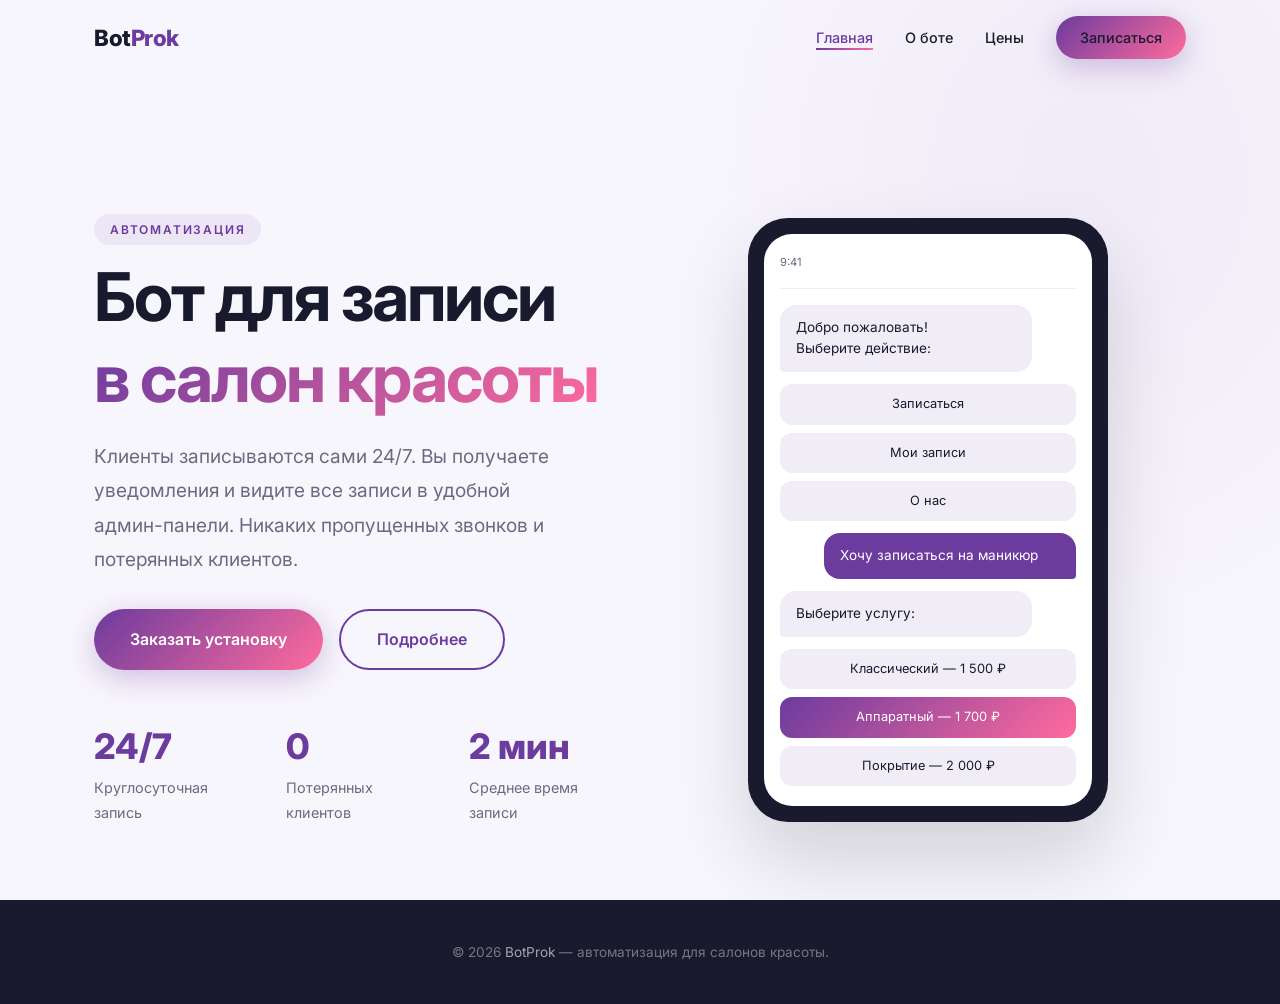
<file: index.html>
<!DOCTYPE html>
<html lang="ru">
<head>
    <meta charset="UTF-8" />
    <meta name="viewport" content="width=device-width, initial-scale=1.0" />
    <title>BotProk — автоматизация для салонов красоты</title>
    <link rel="preconnect" href="https://fonts.googleapis.com" />
    <link rel="preconnect" href="https://fonts.gstatic.com" crossorigin />
    <link href="https://fonts.googleapis.com/css2?family=Inter:wght@300;400;500;600;700;800&display=swap" rel="stylesheet" />
    <link rel="stylesheet" href="style.css" />
</head>
<body>

    <header class="header" id="header">
        <div class="container">
            <a href="index.html" class="logo">Bot<span>Prok</span></a>
            <ul class="nav-links" id="navLinks">
                <li><a href="index.html" class="active">Главная</a></li>
                <li><a href="about.html">О боте</a></li>
                <li><a href="pricing.html">Цены</a></li>
                <li><a href="contact.html" class="btn btn-sm">Записаться</a></li>
            </ul>
            <button class="mobile-toggle" id="mobileToggle" aria-label="Меню">
                <span></span>
                <span></span>
                <span></span>
            </button>
        </div>
    </header>

    <section class="hero">
        <div class="container">
            <div class="hero-content">
                <span class="section-tag">Автоматизация</span>
                <h1>
                    Бот для записи<br />
                    <span class="text-gradient">в салон красоты</span>
                </h1>
                <p>
                    Клиенты записываются сами 24/7. Вы получаете уведомления и
                    видите все записи в удобной админ-панели.
                    Никаких пропущенных звонков и потерянных клиентов.
                </p>
                <div class="hero-buttons">
                    <a href="contact.html" class="btn">Заказать установку</a>
                    <a href="about.html" class="btn btn-outline">Подробнее</a>
                </div>
                <div class="hero-stats">
                    <div class="hero-stats-item">
                        <span class="number">24/7</span>
                        <span class="label">Круглосуточная запись</span>
                    </div>
                    <div class="hero-stats-item">
                        <span class="number">0</span>
                        <span class="label">Потерянных клиентов</span>
                    </div>
                    <div class="hero-stats-item">
                        <span class="number">2 мин</span>
                        <span class="label">Среднее время записи</span>
                    </div>
                </div>
            </div>

            <div class="hero-image">
                <div class="hero-phone-mockup">
                    <div class="screen">
                        <div class="mockup-status-bar">
                            <span>9:41</span>
                            <span></span>
                        </div>
                        <div class="mockup-chat">
                            <div class="mockup-msg">
                                Добро пожаловать!<br />
                                Выберите действие:
                            </div>
                            <div class="mockup-buttons">
                                <div class="mockup-btn">Записаться</div>
                                <div class="mockup-btn">Мои записи</div>
                                <div class="mockup-btn">О нас</div>
                            </div>
                            <div class="mockup-msg user" style="margin-top: 12px;">
                                Хочу записаться на маникюр
                            </div>
                            <div class="mockup-msg" style="margin-top: 12px;">
                                Выберите услугу:
                            </div>
                            <div class="mockup-buttons">
                                <div class="mockup-btn">Классический — 1 500 ₽</div>
                                <div class="mockup-btn primary">Аппаратный — 1 700 ₽</div>
                                <div class="mockup-btn">Покрытие — 2 000 ₽</div>
                            </div>
                        </div>
                    </div>
                </div>
            </div>
        </div>
    </section>

    <footer class="footer">
        <div class="container">
            <p>&copy; 2026 <a href="index.html">BotProk</a> — автоматизация для салонов красоты.</p>
        </div>
    </footer>

    <script src="script.js"></script>
</body>
</html>
</file>
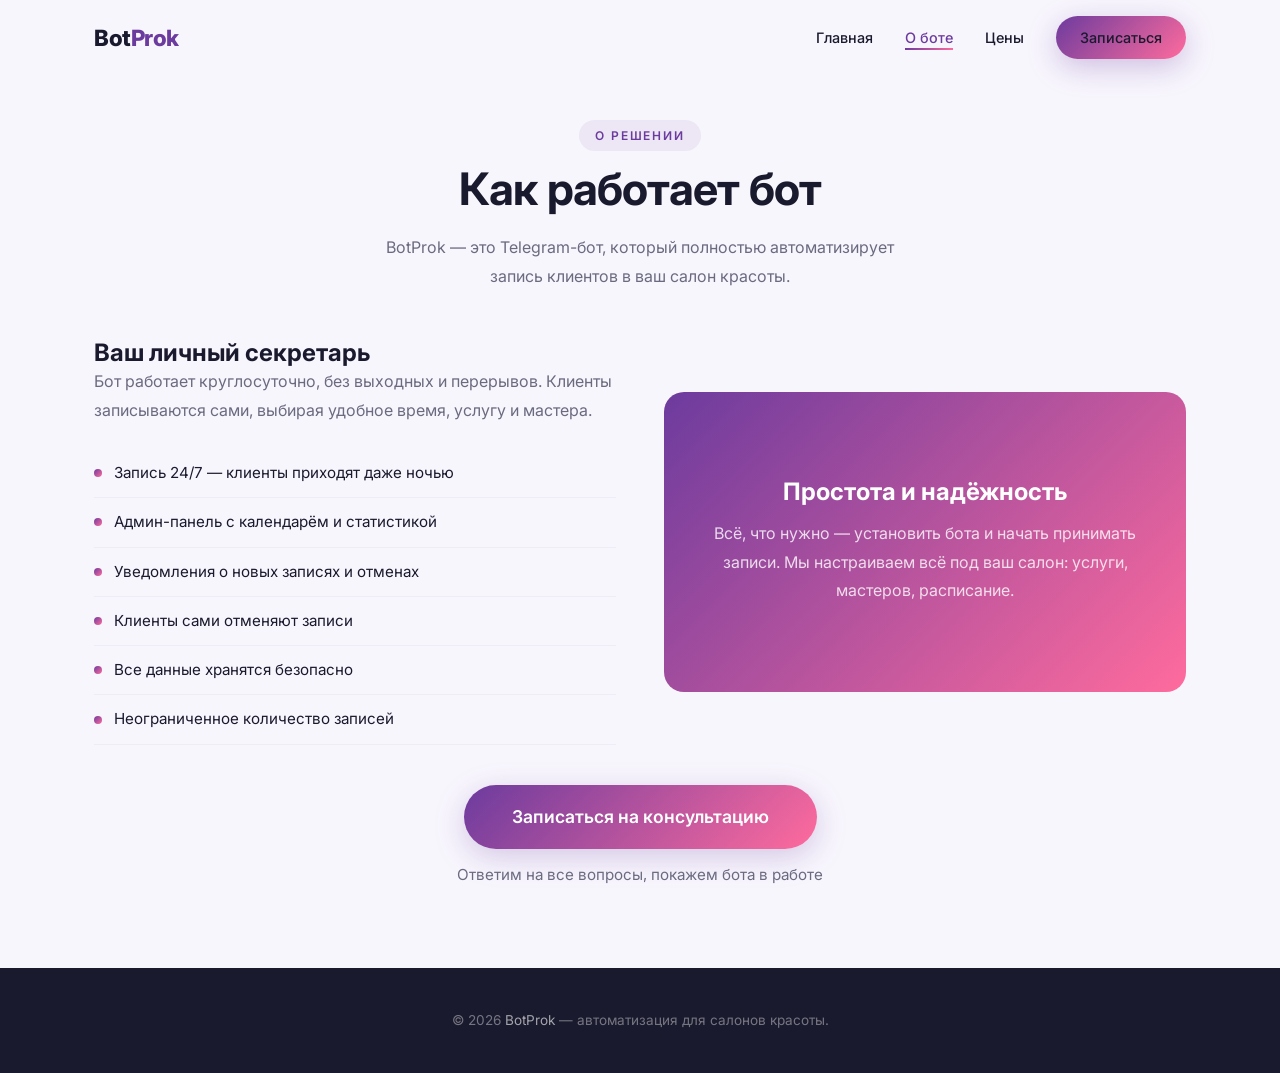
<file: about.html>
<!DOCTYPE html>
<html lang="ru">
<head>
    <meta charset="UTF-8" />
    <meta name="viewport" content="width=device-width, initial-scale=1.0" />
    <title>О боте — BotProk</title>
    <link rel="preconnect" href="https://fonts.googleapis.com" />
    <link rel="preconnect" href="https://fonts.gstatic.com" crossorigin />
    <link href="https://fonts.googleapis.com/css2?family=Inter:wght@300;400;500;600;700;800&display=swap" rel="stylesheet" />
    <link rel="stylesheet" href="style.css" />
    <style>
        .about-cta {
            text-align: center;
            margin-top: 40px;
        }

        .about-cta .btn {
            font-size: 1.1rem;
            padding: 18px 48px;
            box-shadow: 0 8px 30px rgba(108, 59, 158, 0.25);
        }

        .about-cta .btn:hover {
            transform: translateY(-3px);
            box-shadow: 0 12px 40px rgba(108, 59, 158, 0.35);
        }

        .about-cta p {
            margin-top: 12px;
            font-size: 0.95rem;
            color: var(--text-light);
        }

        @media (max-width: 480px) {
            .about-cta .btn {
                width: 100%;
                justify-content: center;
                padding: 16px 24px;
                font-size: 1rem;
            }
        }
    </style>
</head>
<body>

    <header class="header" id="header">
        <div class="container">
            <a href="index.html" class="logo">Bot<span>Prok</span></a>
            <ul class="nav-links" id="navLinks">
                <li><a href="index.html">Главная</a></li>
                <li><a href="about.html" class="active">О боте</a></li>
                <li><a href="pricing.html">Цены</a></li>
                <li><a href="contact.html" class="btn btn-sm">Записаться</a></li>
            </ul>
            <button class="mobile-toggle" id="mobileToggle" aria-label="Меню">
                <span></span>
                <span></span>
                <span></span>
            </button>
        </div>
    </header>

    <section class="section">
        <div class="container">
            <div class="section-center fade-up">
                <span class="section-tag">О решении</span>
                <h2>Как работает бот</h2>
                <p>
                    BotProk — это Telegram-бот, который полностью автоматизирует запись
                    клиентов в ваш салон красоты.
                </p>
            </div>

            <div class="about-grid">
                <div class="about-text fade-up">
                    <h3>Ваш личный секретарь</h3>
                    <p>
                        Бот работает круглосуточно, без выходных и перерывов. Клиенты
                        записываются сами, выбирая удобное время, услугу и мастера.
                    </p>
                    <ul class="about-features">
                        <li>Запись 24/7 — клиенты приходят даже ночью</li>
                        <li>Админ-панель с календарём и статистикой</li>
                        <li>Уведомления о новых записях и отменах</li>
                        <li>Клиенты сами отменяют записи</li>
                        <li>Все данные хранятся безопасно</li>
                        <li>Неограниченное количество записей</li>
                    </ul>
                </div>
                <div class="about-image fade-up">
                    <h3>Простота и надёжность</h3>
                    <p>
                        Всё, что нужно — установить бота и начать принимать записи.
                        Мы настраиваем всё под ваш салон: услуги, мастеров, расписание.
                    </p>
                </div>
            </div>

            <!-- НОВАЯ КНОПКА -->
            <div class="about-cta fade-up">
                <a href="contact.html" class="btn"> Записаться на консультацию</a>
                <p>Ответим на все вопросы, покажем бота в работе</p>
            </div>
        </div>
    </section>

    <footer class="footer">
        <div class="container">
            <p>&copy; 2026 <a href="index.html">BotProk</a> — автоматизация для салонов красоты.</p>
        </div>
    </footer>

    <script src="script.js"></script>
</body>
</html>
</file>
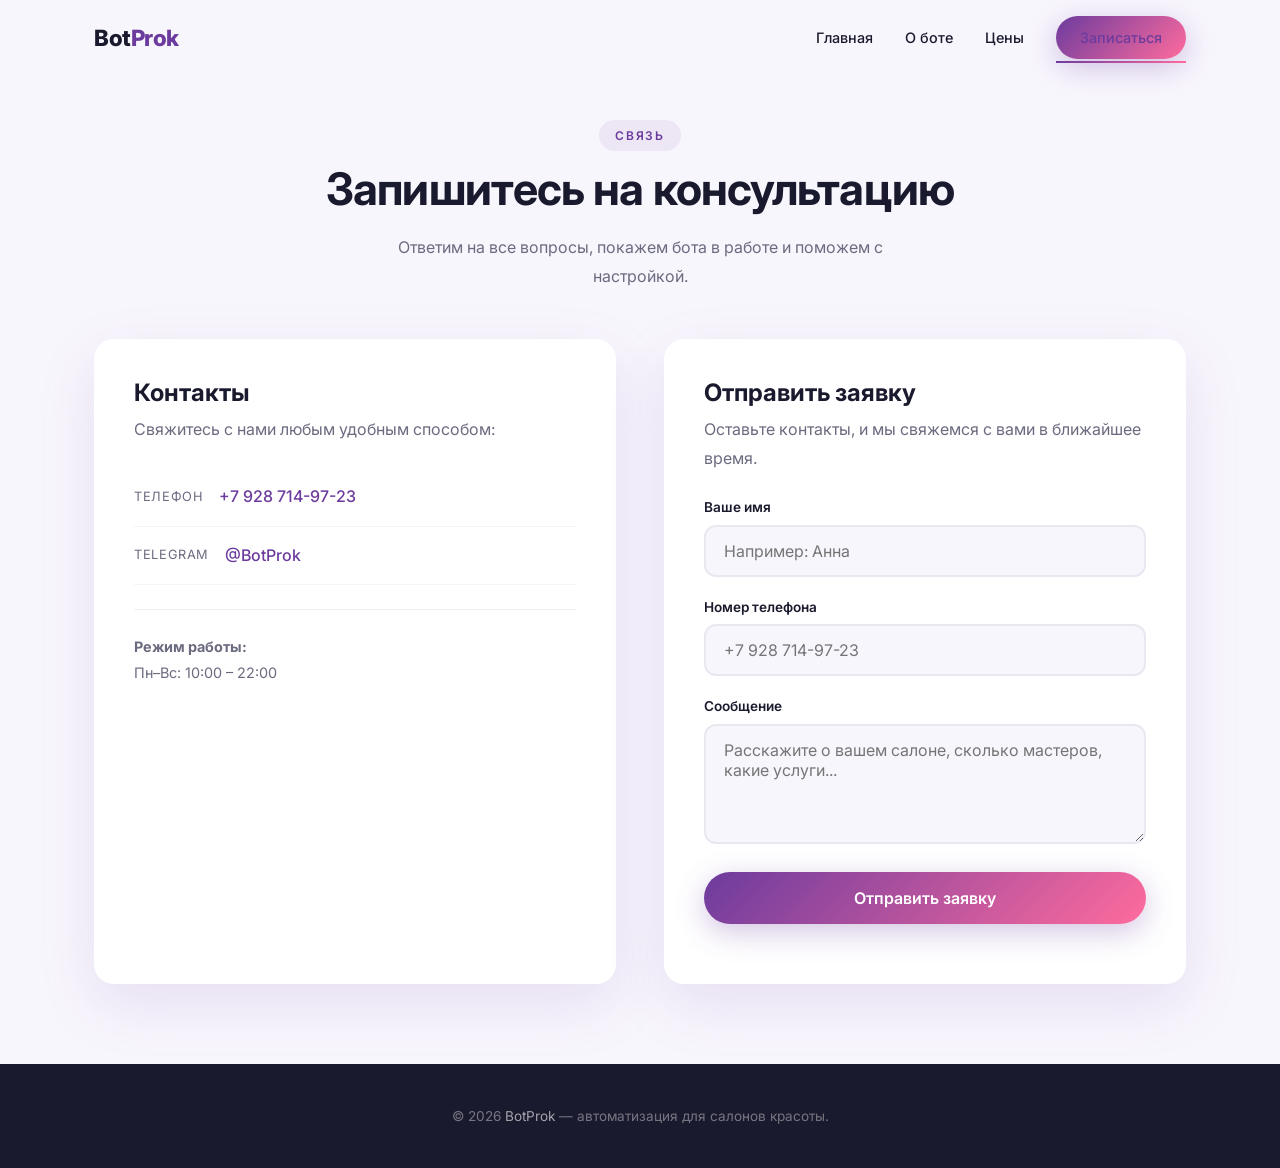
<file: contact.html>
<!DOCTYPE html>
<html lang="ru">
<head>
    <meta charset="UTF-8" />
    <meta name="viewport" content="width=device-width, initial-scale=1.0" />
    <title>Контакты — BotProk</title>
    <link rel="preconnect" href="https://fonts.googleapis.com" />
    <link rel="preconnect" href="https://fonts.gstatic.com" crossorigin />
    <link href="https://fonts.googleapis.com/css2?family=Inter:wght@300;400;500;600;700;800&display=swap" rel="stylesheet" />
    <link rel="stylesheet" href="style.css" />
</head>
<body>

    <header class="header" id="header">
        <div class="container">
            <a href="index.html" class="logo">Bot<span>Prok</span></a>
            <ul class="nav-links" id="navLinks">
                <li><a href="index.html">Главная</a></li>
                <li><a href="about.html">О боте</a></li>
                <li><a href="pricing.html">Цены</a></li>
                <li><a href="contact.html" class="active btn btn-sm">Записаться</a></li>
            </ul>
            <button class="mobile-toggle" id="mobileToggle" aria-label="Меню">
                <span></span>
                <span></span>
                <span></span>
            </button>
        </div>
    </header>

    <section class="section">
        <div class="container">
            <div class="section-center fade-up">
                <span class="section-tag">Связь</span>
                <h2>Запишитесь на консультацию</h2>
                <p>
                    Ответим на все вопросы, покажем бота в работе и поможем с настройкой.
                </p>
            </div>

            <div class="contact-grid">
                <div class="contact-info fade-up">
                    <h3>Контакты</h3>
                    <p>Свяжитесь с нами любым удобным способом:</p>

                    <div class="contact-item">
                        <span class="label">Телефон</span>
                        <span class="value"><a href="tel:+79287149723">+7 928 714-97-23</a></span>
                    </div>

                    <div class="contact-item">
                        <span class="label">Telegram</span>
                        <span class="value"><a href="https://t.me/BotProk" target="_blank">@BotProk</a></span>
                    </div>

                    <div style="margin-top: 24px; padding-top: 24px; border-top: 1px solid rgba(108, 59, 158, 0.08);">
                        <p style="font-size: 0.9rem; margin: 0;">
                            <strong>Режим работы:</strong><br />
                            Пн–Вс: 10:00 – 22:00
                        </p>
                    </div>
                </div>

                <div class="contact-form fade-up">
                    <h3>Отправить заявку</h3>
                    <p>Оставьте контакты, и мы свяжемся с вами в ближайшее время.</p>

                    <form id="contactForm">
                        <div class="form-group">
                            <label for="name">Ваше имя</label>
                            <input type="text" id="name" name="name" placeholder="Например: Анна" required />
                        </div>

                        <div class="form-group">
                            <label for="phone">Номер телефона</label>
                            <input type="tel" id="phone" name="phone" placeholder="+7 928 714-97-23" required />
                        </div>

                        <div class="form-group">
                            <label for="message">Сообщение</label>
                            <textarea id="message" name="message" placeholder="Расскажите о вашем салоне, сколько мастеров, какие услуги..."></textarea>
                        </div>

                        <div class="form-group">
                            <button type="submit" class="btn" id="submitBtn">Отправить заявку</button>
                        </div>

                        <div id="formStatus" style="display: none; padding: 12px; border-radius: 12px; text-align: center; font-weight: 500;"></div>
                    </form>
                </div>
            </div>
        </div>
    </section>

    <footer class="footer">
        <div class="container">
            <p>&copy; 2026 <a href="index.html">BotProk</a> — автоматизация для салонов красоты.</p>
        </div>
    </footer>

    <script src="script.js"></script>
    <script>
        // ============================================
        // Telegram бот для заявок (ЧЕРЕЗ ПРОКСИ)
        // ============================================

        // ⚠️ ВСТАВЬТЕ СВОИ ДАННЫЕ:
        const TELEGRAM_BOT_TOKEN = '';
        const TELEGRAM_CHAT_ID = '7792838501';

        const form = document.getElementById('contactForm');
        const submitBtn = document.getElementById('submitBtn');
        const formStatus = document.getElementById('formStatus');

        // Используем прокси для обхода CORS
        async function sendToTelegram(name, phone, message) {
            const text = `📩 Новая заявка с сайта!\n\n👤 Имя: ${name}\n📞 Телефон: ${phone}\n📝 Сообщение: ${message || 'Не указано'}\n\n🕐 ${new Date().toLocaleString('ru-RU')}`;

            // ✅ ИСПОЛЬЗУЕМ ПРОКСИ ДЛЯ ОБХОДА CORS
            const url = `https://api.telegram.org/bot${TELEGRAM_BOT_TOKEN}/sendMessage`;

            try {
                const response = await fetch(url, {
                    method: 'POST',
                    headers: {
                        'Content-Type': 'application/json',
                    },
                    body: JSON.stringify({
                        chat_id: TELEGRAM_CHAT_ID,
                        text: text,
                        parse_mode: 'HTML'
                    })
                });

                const data = await response.json();
                console.log('Ответ Telegram:', data);

                if (!data.ok) {
                    console.error('Ошибка Telegram:', data.description);
                    return false;
                }

                return true;
            } catch (error) {
                console.error('Ошибка отправки:', error);
                return false;
            }
        }

        // Обработчик формы
        form.addEventListener('submit', async function(e) {
            e.preventDefault();

            const name = document.getElementById('name').value.trim();
            const phone = document.getElementById('phone').value.trim();
            const message = document.getElementById('message').value.trim();

            if (!name || !phone) {
                formStatus.style.display = 'block';
                formStatus.style.background = '#fff0f0';
                formStatus.style.color = '#c0392b';
                formStatus.textContent = '⚠️ Пожалуйста, заполните имя и телефон.';
                return;
            }

            submitBtn.disabled = true;
            submitBtn.textContent = '⏳ Отправка...';
            formStatus.style.display = 'none';

            const success = await sendToTelegram(name, phone, message);

            if (success) {
                formStatus.style.display = 'block';
                formStatus.style.background = '#e8f5e9';
                formStatus.style.color = '#2e7d32';
                formStatus.textContent = '✅ Спасибо! Заявка отправлена. Мы свяжемся с вами.';
                form.reset();
            } else {
                formStatus.style.display = 'block';
                formStatus.style.background = '#fff0f0';
                formStatus.style.color = '#c0392b';
                formStatus.textContent = '❌ Ошибка отправки. Позвоните нам или напишите в Telegram.';
            }

            submitBtn.disabled = false;
            submitBtn.textContent = 'Отправить заявку';
        });
    </script>
</body>
</html>
</file>
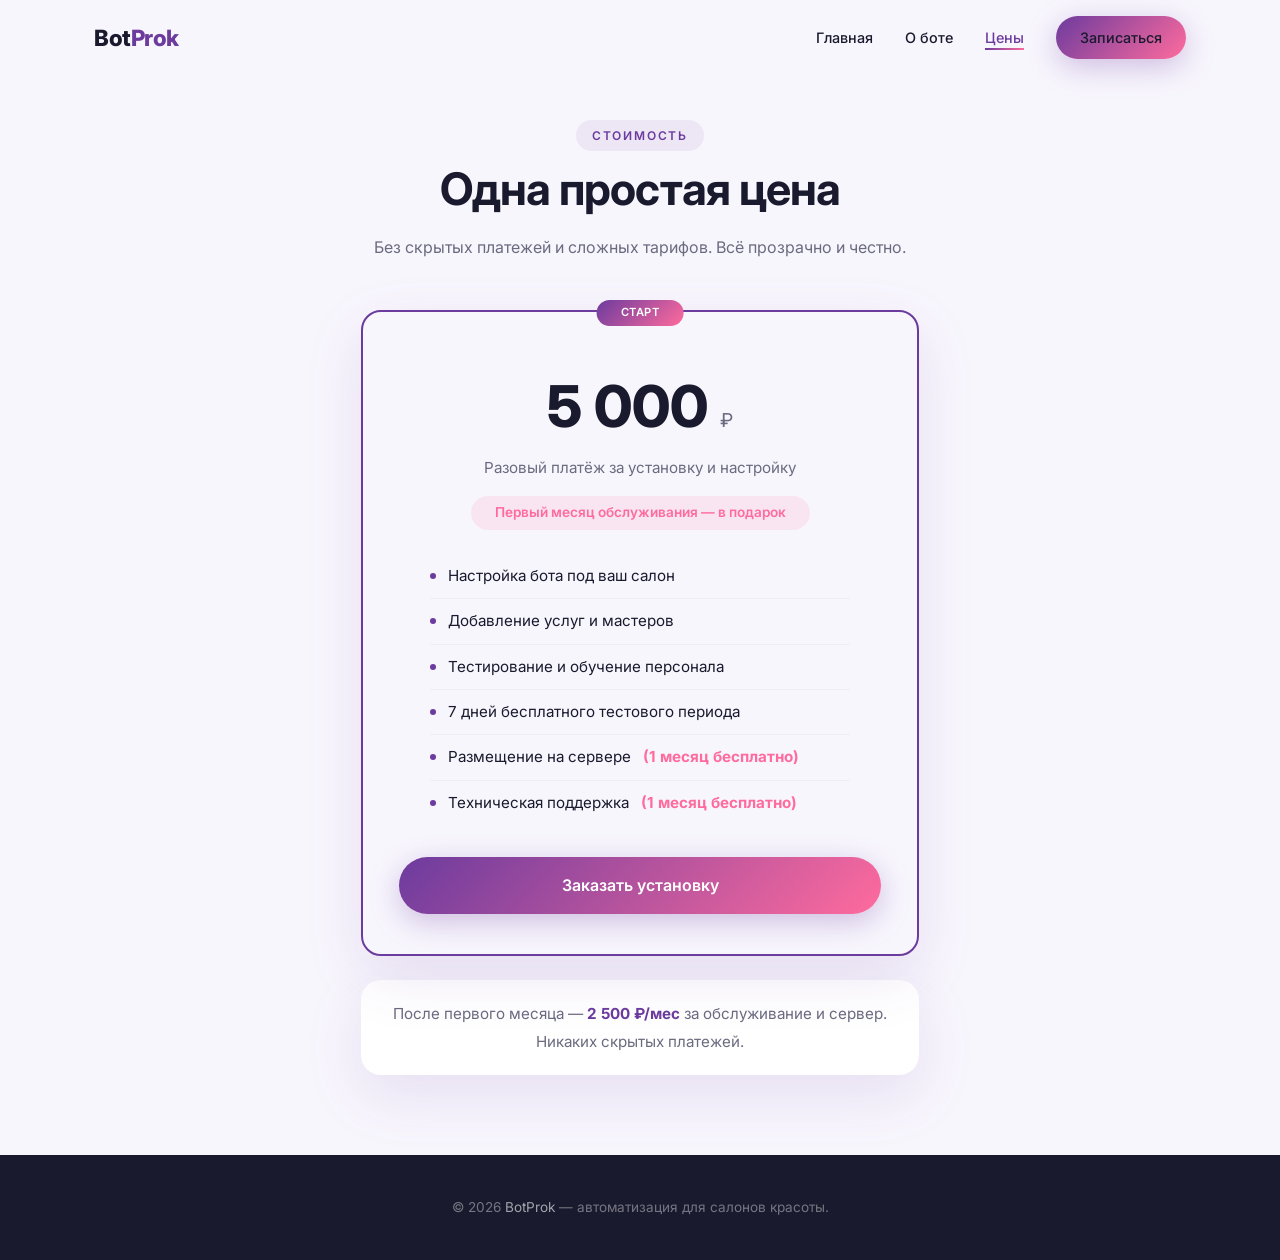
<file: pricing.html>
<!DOCTYPE html>
<html lang="ru">
<head>
    <meta charset="UTF-8" />
    <meta name="viewport" content="width=device-width, initial-scale=1.0" />
    <title>Цены — BotProk</title>
    <link rel="preconnect" href="https://fonts.googleapis.com" />
    <link rel="preconnect" href="https://fonts.gstatic.com" crossorigin />
    <link href="https://fonts.googleapis.com/css2?family=Inter:wght@300;400;500;600;700;800&display=swap" rel="stylesheet" />
    <link rel="stylesheet" href="style.css" />
    <style>
        /* ПЕРЕОПРЕДЕЛЯЕМ СТИЛИ ДЛЯ ЭТОЙ СТРАНИЦЫ */
        .pricing-card ul.pricing-list {
            list-style: none !important;
            margin: 0 0 32px !important;
            padding: 0 !important;
            text-align: left !important;
            max-width: 420px !important;
            margin-left: auto !important;
            margin-right: auto !important;
        }

        .pricing-card ul.pricing-list li {
            padding: 10px 0 !important;
            display: flex !important;
            align-items: center !important;
            gap: 12px !important;
            font-size: 0.95rem !important;
            color: var(--text-dark) !important;
            border-bottom: 1px solid rgba(108, 59, 158, 0.05) !important;
        }

        .pricing-card ul.pricing-list li:last-child {
            border-bottom: none !important;
        }

        /* ОТКЛЮЧАЕМ ВСЕ ::before У ЭТИХ ЭЛЕМЕНТОВ */
        .pricing-card ul.pricing-list li::before {
            display: none !important;
            content: none !important;
        }

        .pricing-card ul.pricing-list li .dot {
            width: 6px !important;
            height: 6px !important;
            background: var(--primary) !important;
            border-radius: 50% !important;
            flex-shrink: 0 !important;
            display: inline-block !important;
        }
    </style>
</head>
<body>

    <header class="header" id="header">
        <div class="container">
            <a href="index.html" class="logo">Bot<span>Prok</span></a>
            <ul class="nav-links" id="navLinks">
                <li><a href="index.html">Главная</a></li>
                <li><a href="about.html">О боте</a></li>
                <li><a href="pricing.html" class="active">Цены</a></li>
                <li><a href="contact.html" class="btn btn-sm">Записаться</a></li>
            </ul>
            <button class="mobile-toggle" id="mobileToggle" aria-label="Меню">
                <span></span>
                <span></span>
                <span></span>
            </button>
        </div>
    </header>

    <section class="section">
        <div class="container">
            <div class="section-center fade-up">
                <span class="section-tag">Стоимость</span>
                <h2>Одна простая цена</h2>
                <p>
                    Без скрытых платежей и сложных тарифов. Всё прозрачно и честно.
                </p>
            </div>

            <div style="max-width: 600px; margin: 0 auto;">
                <div class="pricing-card featured fade-up" style="text-align: center; border: 2px solid var(--primary); position: relative;">
                    <span class="badge" style="position: absolute; top: -12px; left: 50%; transform: translateX(-50%); background: var(--gradient); color: var(--white); font-size: 0.7rem; font-weight: 600; padding: 4px 24px; border-radius: 100px; text-transform: uppercase; letter-spacing: 0.05em;">Старт</span>

                    <div class="price" style="font-size: 3.6rem; font-weight: 800; margin: 8px 0 4px;">
                        5 000 <span style="font-size: 1.2rem; font-weight: 400; color: var(--text-light);">₽</span>
                    </div>
                    <div class="sub" style="color: var(--text-light); font-size: 0.95rem; margin-bottom: 8px;">
                        Разовый платёж за установку и настройку
                    </div>

                    <div style="display: inline-block; background: rgba(255, 107, 157, 0.12); color: var(--secondary); font-weight: 600; padding: 6px 24px; border-radius: 100px; font-size: 0.85rem; margin: 8px 0 24px;">
                        Первый месяц обслуживания — в подарок
                    </div>

                    <ul class="pricing-list">
                        <li><span class="dot"></span> Настройка бота под ваш салон</li>
                        <li><span class="dot"></span> Добавление услуг и мастеров</li>
                        <li><span class="dot"></span> Тестирование и обучение персонала</li>
                        <li><span class="dot"></span> 7 дней бесплатного тестового периода</li>
                        <li><span class="dot"></span> Размещение на сервере <strong style="color: var(--secondary);">(1 месяц бесплатно)</strong></li>
                        <li><span class="dot"></span> Техническая поддержка <strong style="color: var(--secondary);">(1 месяц бесплатно)</strong></li>
                    </ul>

                    <a href="contact.html" class="btn" style="width: 100%; justify-content: center; display: inline-flex;">Заказать установку</a>
                </div>

                <div style="text-align: center; margin-top: 24px; background: var(--white); padding: 20px 32px; border-radius: var(--radius); box-shadow: var(--shadow);">
                    <p style="margin: 0; font-size: 0.95rem; color: var(--text-light);">
                        После первого месяца — <strong style="color: var(--primary);">2 500 ₽/мес</strong> за обслуживание и сервер.<br />
                        Никаких скрытых платежей.
                    </p>
                </div>
            </div>
        </div>
    </section>

    <footer class="footer">
        <div class="container">
            <p>&copy; 2026 <a href="index.html">BotProk</a> — автоматизация для салонов красоты.</p>
        </div>
    </footer>

    <script src="script.js"></script>
</body>
</html>
</file>
<file: style.css>
/* ===== RESET & BASE ===== */
* {
    margin: 0;
    padding: 0;
    box-sizing: border-box;
}

:root {
    --primary: #6C3B9E;
    --primary-dark: #4A1A6B;
    --primary-light: #8B5FC4;
    --secondary: #FF6B9D;
    --gradient: linear-gradient(135deg, #6C3B9E 0%, #FF6B9D 100%);
    --text-dark: #1A1A2E;
    --text-light: #6B6B80;
    --white: #FFFFFF;
    --bg-light: #F8F6FD;
    --shadow: 0 20px 60px rgba(108, 59, 158, 0.12);
    --shadow-hover: 0 30px 80px rgba(108, 59, 158, 0.2);
    --radius: 20px;
    --transition: all 0.3s cubic-bezier(0.4, 0, 0.2, 1);
}

html {
    scroll-behavior: smooth;
}

body {
    font-family: 'Inter', -apple-system, BlinkMacSystemFont, 'Segoe UI', Roboto, sans-serif;
    background: var(--bg-light);
    color: var(--text-dark);
    line-height: 1.6;
    -webkit-font-smoothing: antialiased;
}

.container {
    max-width: 1140px;
    margin: 0 auto;
    padding: 0 24px;
}

/* ===== TYPOGRAPHY ===== */
h1, h2, h3, h4 {
    font-weight: 700;
    line-height: 1.2;
}

h1 {
    font-size: clamp(2.5rem, 6vw, 4.2rem);
    letter-spacing: -0.03em;
}

h2 {
    font-size: clamp(2rem, 4vw, 2.8rem);
    letter-spacing: -0.02em;
    margin-bottom: 16px;
}

h3 {
    font-size: clamp(1.2rem, 2vw, 1.5rem);
}

p {
    color: var(--text-light);
    line-height: 1.8;
}

.text-gradient {
    background: var(--gradient);
    -webkit-background-clip: text;
    -webkit-text-fill-color: transparent;
    background-clip: text;
}

.section-tag {
    display: inline-block;
    font-size: 0.75rem;
    font-weight: 600;
    text-transform: uppercase;
    letter-spacing: 0.15em;
    color: var(--primary);
    background: rgba(108, 59, 158, 0.08);
    padding: 6px 16px;
    border-radius: 100px;
    margin-bottom: 12px;
}

/* ===== BUTTONS ===== */
.btn {
    display: inline-flex;
    align-items: center;
    gap: 10px;
    padding: 16px 36px;
    font-size: 1rem;
    font-weight: 600;
    font-family: 'Inter', sans-serif;
    border: none;
    border-radius: 60px;
    cursor: pointer;
    transition: var(--transition);
    text-decoration: none;
    color: var(--white);
    background: var(--gradient);
    box-shadow: 0 8px 30px rgba(108, 59, 158, 0.3);
}

.btn:hover {
    transform: translateY(-3px);
    box-shadow: 0 12px 40px rgba(108, 59, 158, 0.4);
}

.btn-outline {
    background: transparent;
    color: var(--primary);
    border: 2px solid var(--primary);
    box-shadow: none;
}

.btn-outline:hover {
    background: var(--primary);
    color: var(--white);
    box-shadow: 0 12px 40px rgba(108, 59, 158, 0.3);
}

.btn-sm {
    padding: 10px 24px;
    font-size: 0.85rem;
}

/* ===== HEADER ===== */
.header {
    position: fixed;
    top: 0;
    left: 0;
    right: 0;
    z-index: 1000;
    padding: 16px 0;
    transition: var(--transition);
    background: transparent;
}

.header.scrolled {
    background: rgba(255, 255, 255, 0.92);
    backdrop-filter: blur(20px);
    -webkit-backdrop-filter: blur(20px);
    box-shadow: 0 1px 30px rgba(0, 0, 0, 0.06);
    padding: 10px 0;
}

.header .container {
    display: flex;
    justify-content: space-between;
    align-items: center;
}

.logo {
    font-size: 1.4rem;
    font-weight: 800;
    color: var(--text-dark);
    text-decoration: none;
    letter-spacing: -0.02em;
}

.logo span {
    color: var(--primary);
}

.nav-links {
    display: flex;
    align-items: center;
    gap: 32px;
    list-style: none;
}

.nav-links a {
    color: var(--text-dark);
    text-decoration: none;
    font-size: 0.9rem;
    font-weight: 500;
    transition: var(--transition);
    position: relative;
}

.nav-links a::after {
    content: '';
    position: absolute;
    bottom: -4px;
    left: 0;
    width: 0;
    height: 2px;
    background: var(--gradient);
    transition: var(--transition);
}

.nav-links a:hover::after,
.nav-links a.active::after {
    width: 100%;
}

.nav-links a.active {
    color: var(--primary);
}

.mobile-toggle {
    display: none;
    flex-direction: column;
    gap: 5px;
    background: none;
    border: none;
    cursor: pointer;
    padding: 4px;
}

.mobile-toggle span {
    display: block;
    width: 28px;
    height: 2.5px;
    background: var(--text-dark);
    border-radius: 4px;
    transition: var(--transition);
}

.mobile-toggle.active span:nth-child(1) {
    transform: rotate(45deg) translate(5px, 5px);
}

.mobile-toggle.active span:nth-child(2) {
    opacity: 0;
}

.mobile-toggle.active span:nth-child(3) {
    transform: rotate(-45deg) translate(5px, -5px);
}

/* ===== SECTIONS ===== */
.section {
    padding: 120px 0 80px;
    min-height: 100vh;
    display: flex;
    align-items: center;
}

.section-white {
    background: var(--white);
}

.section-center {
    text-align: center;
}

.section-center p {
    max-width: 560px;
    margin: 0 auto 48px;
}

/* ===== HERO ===== */
.hero {
    padding-top: 140px;
    background: var(--bg-light);
    position: relative;
    overflow: hidden;
    min-height: 100vh;
    display: flex;
    align-items: center;
}

.hero::before {
    content: '';
    position: absolute;
    top: -40%;
    right: -20%;
    width: 70%;
    height: 120%;
    background: radial-gradient(ellipse, rgba(108, 59, 158, 0.06) 0%, transparent 70%);
    pointer-events: none;
}

.hero .container {
    display: grid;
    grid-template-columns: 1fr 1fr;
    gap: 60px;
    align-items: center;
    position: relative;
    z-index: 1;
}

.hero-content h1 {
    margin-bottom: 20px;
}

.hero-content p {
    font-size: 1.2rem;
    color: var(--text-light);
    max-width: 480px;
    margin-bottom: 32px;
}

.hero-buttons {
    display: flex;
    flex-wrap: wrap;
    gap: 16px;
}

.hero-stats {
    display: flex;
    gap: 48px;
    margin-top: 48px;
}

.hero-stats-item .number {
    font-size: 2.2rem;
    font-weight: 800;
    color: var(--primary);
    display: block;
}

.hero-stats-item .label {
    font-size: 0.9rem;
    color: var(--text-light);
}

.hero-image {
    display: flex;
    justify-content: center;
    align-items: center;
}

.hero-phone-mockup {
    width: 100%;
    max-width: 360px;
    background: var(--text-dark);
    border-radius: 40px;
    padding: 16px;
    box-shadow: 0 40px 80px rgba(0, 0, 0, 0.15);
}

.hero-phone-mockup .screen {
    background: var(--white);
    border-radius: 28px;
    padding: 20px 16px;
    min-height: 500px;
}

.mockup-status-bar {
    display: flex;
    justify-content: space-between;
    padding-bottom: 16px;
    font-size: 0.7rem;
    color: var(--text-light);
    border-bottom: 1px solid #f0f0f0;
}

.mockup-chat {
    padding-top: 16px;
}

.mockup-msg {
    background: #f0edf7;
    padding: 12px 16px;
    border-radius: 16px 16px 16px 4px;
    margin-bottom: 12px;
    font-size: 0.85rem;
    max-width: 85%;
    color: var(--text-dark);
}

.mockup-msg.user {
    background: var(--primary);
    color: var(--white);
    margin-left: auto;
    border-radius: 16px 16px 4px 16px;
}

.mockup-buttons {
    display: flex;
    flex-direction: column;
    gap: 8px;
    margin-top: 12px;
}

.mockup-btn {
    background: #f0edf7;
    padding: 10px 14px;
    border-radius: 12px;
    font-size: 0.8rem;
    color: var(--text-dark);
    text-align: center;
    border: none;
}

.mockup-btn.primary {
    background: var(--gradient);
    color: var(--white);
}

/* ===== ABOUT PAGE ===== */
.about-grid {
    display: grid;
    grid-template-columns: 1fr 1fr;
    gap: 48px;
    align-items: center;
    margin-top: 32px;
}

.about-text p {
    margin-bottom: 16px;
}

.about-features {
    list-style: none;
    margin-top: 24px;
}

.about-features li {
    padding: 12px 0;
    border-bottom: 1px solid rgba(108, 59, 158, 0.06);
    font-size: 0.95rem;
    color: var(--text-dark);
    display: flex;
    align-items: center;
    gap: 12px;
}

.about-features li::before {
    content: '';
    width: 8px;
    height: 8px;
    background: var(--gradient);
    border-radius: 50%;
    flex-shrink: 0;
}

.about-image {
    background: var(--gradient);
    border-radius: var(--radius);
    padding: 48px;
    color: var(--white);
    min-height: 300px;
    display: flex;
    flex-direction: column;
    justify-content: center;
    align-items: center;
    text-align: center;
}

.about-image h3 {
    margin-bottom: 12px;
    color: var(--white);
}

.about-image p {
    color: rgba(255, 255, 255, 0.8);
}

/* ===== PRICING PAGE ===== */
.pricing-grid {
    display: grid;
    grid-template-columns: 1fr 1fr;
    gap: 32px;
    max-width: 900px;
    margin: 32px auto 0;
}

.pricing-card {
    background: var(--white);
    border-radius: var(--radius);
    padding: 40px 36px;
    box-shadow: var(--shadow);
    border: 1px solid rgba(108, 59, 158, 0.06);
    transition: var(--transition);
    text-align: center;
}

.pricing-card:hover {
    transform: translateY(-4px);
    box-shadow: var(--shadow-hover);
}

.pricing-card.featured {
    border: 2px solid var(--primary);
    position: relative;
    background: var(--bg-light);
}

.pricing-card.featured .badge {
    position: absolute;
    top: -12px;
    left: 50%;
    transform: translateX(-50%);
    background: var(--gradient);
    color: var(--white);
    font-size: 0.7rem;
    font-weight: 600;
    padding: 4px 20px;
    border-radius: 100px;
    text-transform: uppercase;
    letter-spacing: 0.05em;
}

.pricing-card .price {
    font-size: 3rem;
    font-weight: 800;
    margin: 12px 0 4px;
}

.pricing-card .price span {
    font-size: 1rem;
    font-weight: 400;
    color: var(--text-light);
}

.pricing-card .sub {
    color: var(--text-light);
    font-size: 0.9rem;
}

.pricing-card ul {
    list-style: none;
    margin: 24px 0 32px;
    text-align: left;
}

.pricing-card ul li {
    padding: 8px 0;
    display: flex;
    align-items: center;
    gap: 10px;
    font-size: 0.95rem;
    color: var(--text-dark);
}

.pricing-card ul li::before {
    content: '';
    width: 6px;
    height: 6px;
    background: var(--primary);
    border-radius: 50%;
    flex-shrink: 0;
}

.pricing-note {
    text-align: center;
    margin-top: 32px;
    background: var(--white);
    padding: 20px 32px;
    border-radius: var(--radius);
    box-shadow: var(--shadow);
    max-width: 700px;
    margin-left: auto;
    margin-right: auto;
}

.pricing-note p {
    margin: 0;
    font-size: 0.95rem;
}

.pricing-note strong {
    color: var(--primary);
}

/* ===== CONTACT PAGE ===== */
.contact-grid {
    display: grid;
    grid-template-columns: 1fr 1fr;
    gap: 48px;
    margin-top: 32px;
}

.contact-info {
    background: var(--white);
    padding: 40px;
    border-radius: var(--radius);
    box-shadow: var(--shadow);
}

.contact-info h3 {
    margin-bottom: 8px;
}

.contact-info p {
    margin-bottom: 24px;
}

.contact-item {
    display: flex;
    align-items: center;
    gap: 16px;
    padding: 16px 0;
    border-bottom: 1px solid rgba(108, 59, 158, 0.06);
}

.contact-item:last-child {
    border-bottom: none;
}

.contact-item .label {
    font-size: 0.8rem;
    color: var(--text-light);
    text-transform: uppercase;
    letter-spacing: 0.05em;
    min-width: 60px;
}

.contact-item .value {
    font-size: 1rem;
    font-weight: 500;
    color: var(--text-dark);
}

.contact-item .value a {
    color: var(--primary);
    text-decoration: none;
    transition: var(--transition);
}

.contact-item .value a:hover {
    color: var(--primary-dark);
}

.contact-form {
    background: var(--white);
    padding: 40px;
    border-radius: var(--radius);
    box-shadow: var(--shadow);
}

.contact-form h3 {
    margin-bottom: 8px;
}

.contact-form p {
    margin-bottom: 24px;
}

.form-group {
    margin-bottom: 20px;
}

.form-group label {
    display: block;
    font-size: 0.85rem;
    font-weight: 600;
    margin-bottom: 6px;
    color: var(--text-dark);
}

.form-group input,
.form-group textarea {
    width: 100%;
    padding: 14px 18px;
    border: 2px solid #e8e8f0;
    border-radius: 12px;
    font-size: 1rem;
    font-family: 'Inter', sans-serif;
    transition: var(--transition);
    background: var(--bg-light);
    color: var(--text-dark);
}

.form-group input:focus,
.form-group textarea:focus {
    outline: none;
    border-color: var(--primary);
    box-shadow: 0 0 0 4px rgba(108, 59, 158, 0.1);
}

.form-group textarea {
    min-height: 120px;
    resize: vertical;
}

.form-group .btn {
    width: 100%;
    justify-content: center;
}

/* ===== FOOTER ===== */
.footer {
    background: var(--text-dark);
    padding: 40px 0;
    text-align: center;
}

.footer p {
    color: rgba(255, 255, 255, 0.4);
    font-size: 0.85rem;
    margin: 0;
}

.footer a {
    color: rgba(255, 255, 255, 0.6);
    text-decoration: none;
    transition: var(--transition);
}

.footer a:hover {
    color: var(--white);
}

/* ===== RESPONSIVE ===== */
@media (max-width: 1024px) {
    .hero .container {
        grid-template-columns: 1fr;
        text-align: center;
    }

    .hero-content p {
        margin: 0 auto 32px;
    }

    .hero-buttons {
        justify-content: center;
    }

    .hero-stats {
        justify-content: center;
    }

    .hero-phone-mockup {
        max-width: 300px;
        margin: 0 auto;
    }

    .about-grid {
        grid-template-columns: 1fr;
    }

    .contact-grid {
        grid-template-columns: 1fr;
        max-width: 600px;
        margin-left: auto;
        margin-right: auto;
    }
}

@media (max-width: 768px) {
    .nav-links {
        position: fixed;
        top: 0;
        right: -100%;
        width: 280px;
        height: 100vh;
        background: var(--white);
        flex-direction: column;
        justify-content: center;
        padding: 40px 32px;
        gap: 24px;
        box-shadow: -20px 0 60px rgba(0, 0, 0, 0.1);
        transition: var(--transition);
    }

    .nav-links.open {
        right: 0;
    }

    .mobile-toggle {
        display: flex;
        z-index: 1001;
    }

    .nav-links .btn {
        width: 100%;
        justify-content: center;
    }

    .hero {
        padding-top: 120px;
        min-height: auto;
    }

    .hero-stats {
        gap: 24px;
        flex-wrap: wrap;
    }

    .hero-stats-item .number {
        font-size: 1.8rem;
    }

    .hero-phone-mockup {
        max-width: 260px;
    }

    .hero-phone-mockup .screen {
        min-height: 380px;
        padding: 14px 12px;
    }

    .pricing-grid {
        grid-template-columns: 1fr;
        max-width: 420px;
    }

    .section {
        padding: 100px 0 60px;
        min-height: auto;
    }

    .pricing-card {
        padding: 28px 20px;
    }

    .pricing-card .price {
        font-size: 2.4rem;
    }

    .contact-info,
    .contact-form {
        padding: 24px 20px;
    }

    .pricing-note {
        padding: 16px 20px;
    }
}

@media (max-width: 480px) {
    .hero-phone-mockup {
        max-width: 220px;
    }

    .hero-phone-mockup .screen {
        min-height: 320px;
        padding: 10px 8px;
    }

    .mockup-msg {
        font-size: 0.7rem;
        padding: 8px 12px;
    }

    .mockup-btn {
        font-size: 0.65rem;
        padding: 6px 10px;
    }

    .btn {
        padding: 14px 28px;
        font-size: 0.9rem;
    }

    .container {
        padding: 0 16px;
    }

    .contact-item {
        flex-direction: column;
        align-items: flex-start;
        gap: 4px;
    }

    .contact-item .label {
        min-width: auto;
    }
}

/* ===== ANIMATIONS ===== */
.fade-up {
    opacity: 0;
    transform: translateY(30px);
    transition: opacity 0.7s ease, transform 0.7s ease;
}

.fade-up.visible {
    opacity: 1;
    transform: translateY(0);
}

/* ===== SCROLLBAR ===== */
::-webkit-scrollbar {
    width: 8px;
}

::-webkit-scrollbar-track {
    background: var(--bg-light);
}

::-webkit-scrollbar-thumb {
    background: var(--primary);
    border-radius: 100px;
}
</file>
